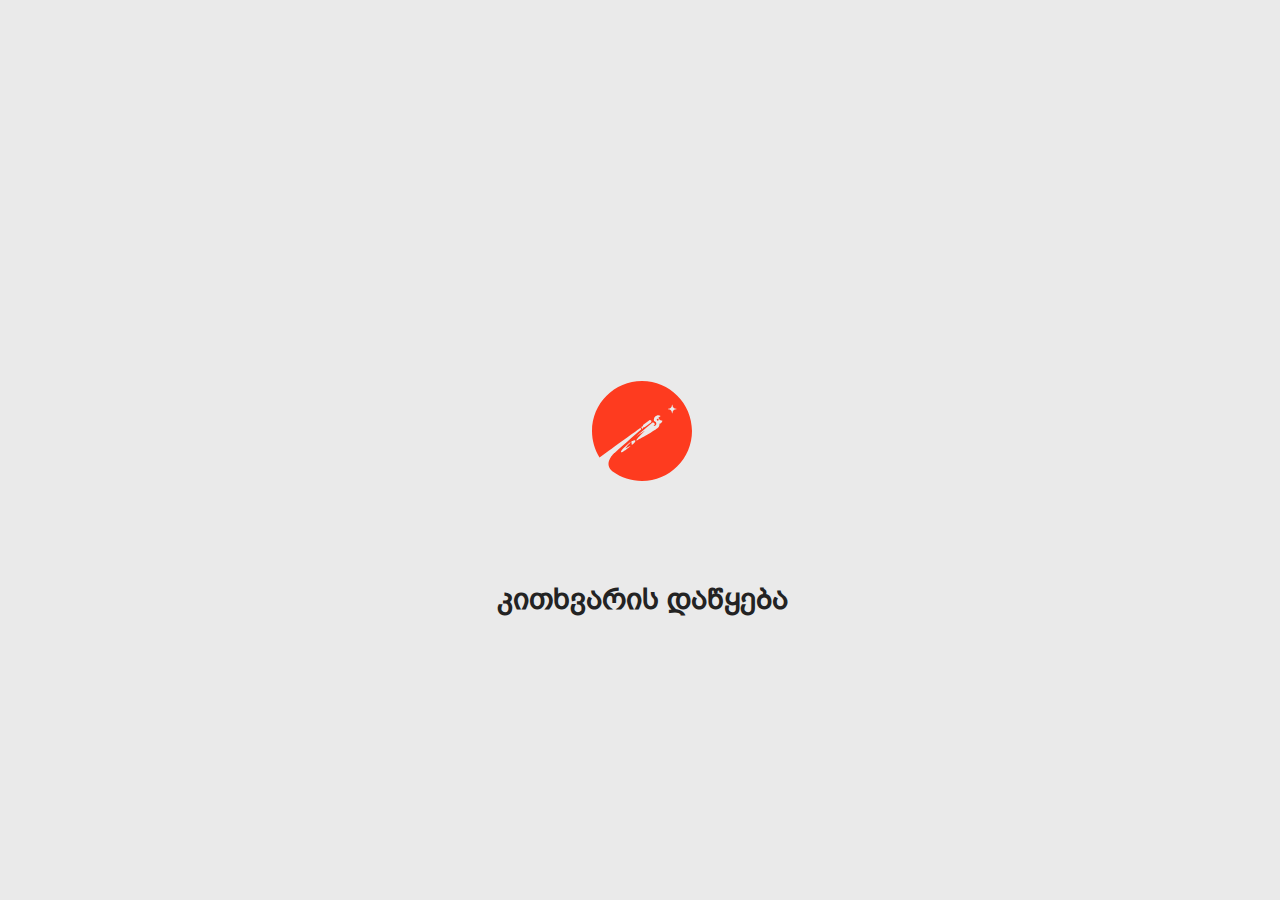
<file: index.html>
<!DOCTYPE html>
<html lang="en">
<head>
    <meta charset="UTF-8">
    <meta name="viewport" content="width=device-width, initial-scale=1.0">
    <title>Covid Questionnaire</title>
    <link rel="stylesheet" href="./index.css">
    <link rel="stylesheet" href="./common.css">
</head>
<body>
    <div class="container flexCenter">
        <img class="logo" src="./assets/img/logo.svg" alt="redberry logo">
        <a href="./assets/pages/identification/identification.html">კითხვარის დაწყება</a>
    </div>
</body>
</html>
</file>
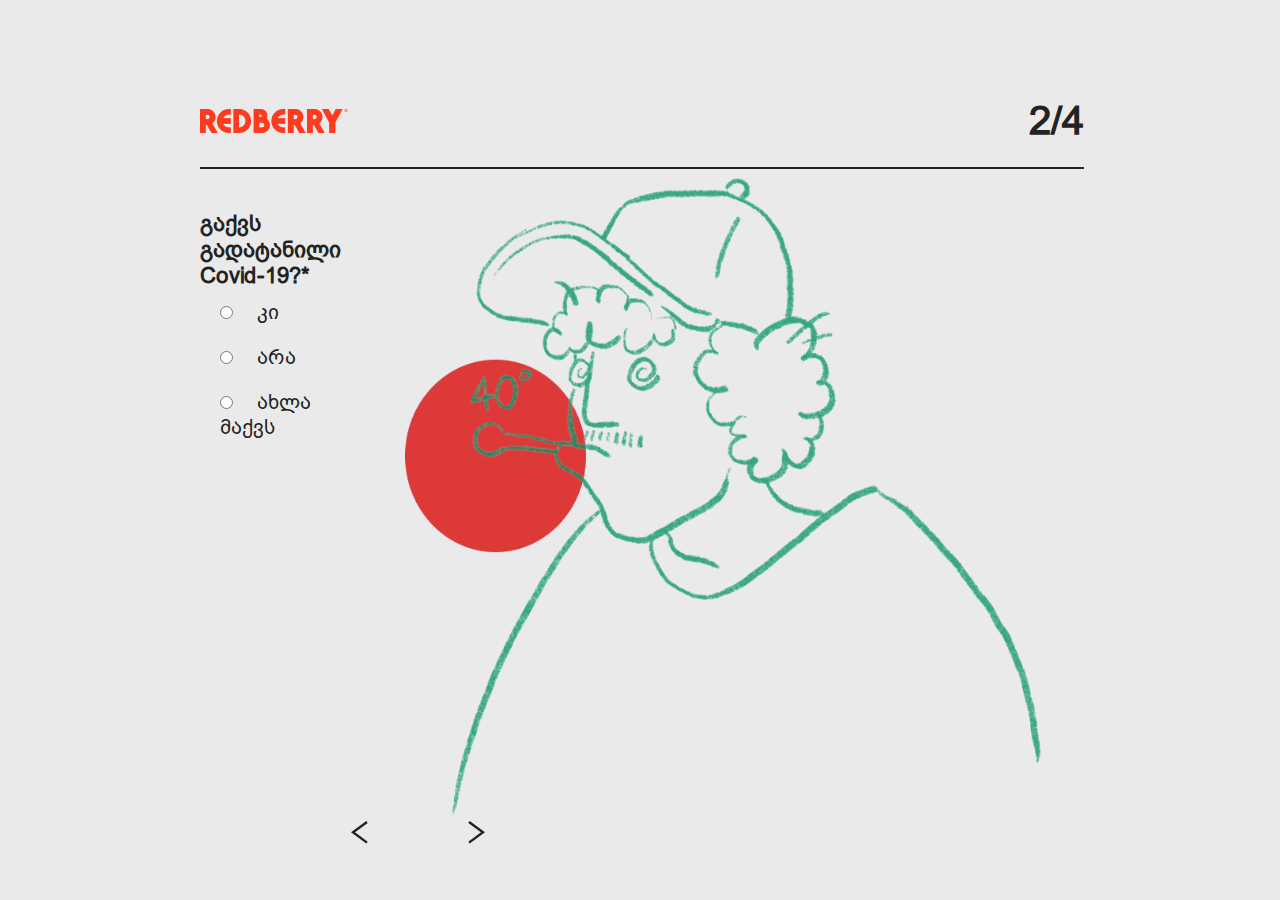
<file: assets/pages/covid/covid.html>
<!DOCTYPE html>
<html lang="en">
<head>
    <meta charset="UTF-8">
    <meta name="viewport" content="width=device-width, initial-scale=1.0">
    <title>Covid Questionnaire</title>
    <link rel="stylesheet" href="./covid.css">
    <link rel="stylesheet" href="../../../common.css">
</head>
<body>
    <div class="container">
                                        <!-- Header -->
        <header class="flex">
            <img src="../../img/company-txt.png" alt="redberry company-txt">
            <span class="page-num">2/4</span>
        </header>

        <div class="header-line"></div>
                                        <!-- Section -->
        <section class="flexBetween">
                                            <!-- Form -->
            <form>
                <div class="question1">
                    <h1>გაქვს გადატანილი Covid-19?*</h1>
                    <div class="options">

                        <div class="option1">
                            <input type="radio" name="covid-status" id="covid-yes">
                            <label for="covid-yes">კი</label>
                        </div>

                        <div class="option2">
                            <input type="radio" name="covid-status" id="covid-no">
                            <label for="covid-no">არა</label>
                        </div>

                        <div class="option3">
                            <input type="radio" name="covid-status" id="covid-now">
                            <label for="covid-now">ახლა მაქვს</label>
                        </div>
                    </div>
                </div>

                <div class="question2">
                    <h1>ანტისხეულების ტესტი გაქვს გაკეთებული?*</h1>
                    <div class="options">

                        <div class="option1">
                            <input type="radio" name="test-status" id="test-yes">
                            <label for="test-yes">კი</label>
                        </div>

                        <div class="option2">
                            <input type="radio" name="test-status" id="test-no">
                            <label for="test-no">არა</label>
                        </div>

                    </div>
                </div>

                <div class="question3">
                    <h1>თუ გახსოვს, გთხოვ მიუთითე ტესტის მიახლოებითი რიცხვი და ანტისხეულების რაოდენობა*</h1>
                    <div class="options">

                        <div class="txt-option">
                            <input type="text" name="date" id="input-date" placeholder="რიცხვი">
                            <input type="text" name="antiTest" id="input-anti-test" placeholder="ანტისხეულების რაოდენობა">
                        </div>
                    
                    </div>
                </div>

                <div class="question4">
                    <h1>მიუთითე მიახლოებითი პერიოდი (დღე/თვე/წელი) როდის გქონდა Covid-19*</h1>
                    <div class="options">

                        <div class="txt-option">
                            <input type="text" name="period" id="input-covid-period" placeholder="დდ/თთ/წწ">
                        </div>
                    
                    </div>
                </div>
            </form>
            <span class="error">შეავსეთ ყველა ველი</span>
            <div class="right-form">
                <img class="content-img" src="../../img/covid-img.png" alt="covid img">

                <div class="button-wrapper flexCenter">
                    <img onclick="onLeftPage()" class="arrow-left" src="../../img/arrow-left.svg" alt="arrow left svg">
                    <img onclick="onNextPage()" class="arrow-right" src="../../img/arrow-right.svg" alt="arrow right svg">
                </div>
            </div>
        </section>
    </div>


    <script src="./covid.js"></script>
</body>
</html>
</file>
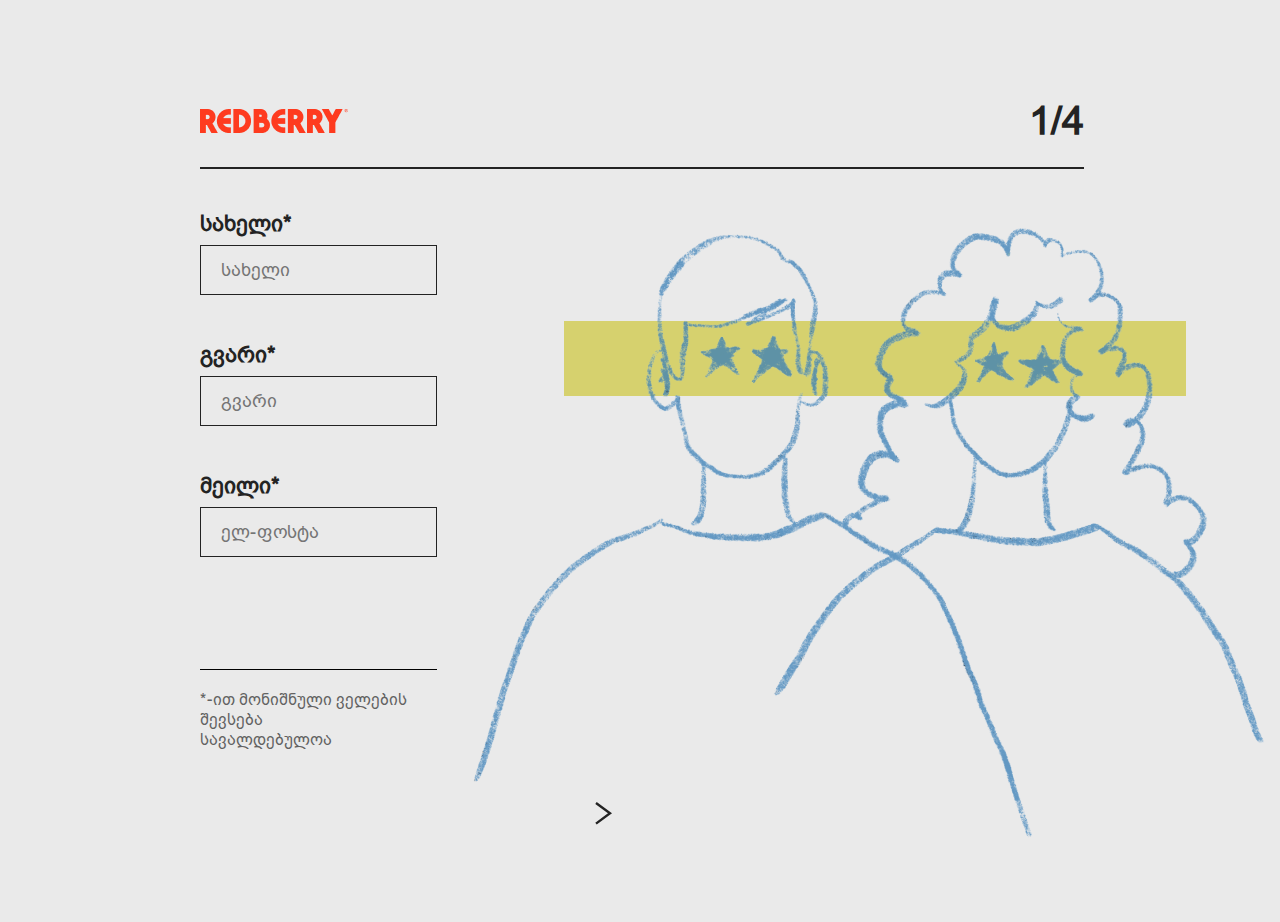
<file: assets/pages/identification/identification.html>
<!DOCTYPE html>
<html lang="en">
<head>
    <meta charset="UTF-8">
    <meta name="viewport" content="width=device-width, initial-scale=1.0">
    <title>Covid Questionnaire</title>
    <link rel="stylesheet" href="./identification.css">
    <link rel="stylesheet" href="../../../common.css">
</head>
<body>
    <div class="container">
                                        <!-- Header -->
        <header class="flex">
            <img src="../../img/company-txt.png" alt="redberrt txt">
            <span class="page-num">1/4</span>
        </header>

        <div class="header-line"></div>
                                        <!-- Section - Form-->
        <section class="flexBetween">
            <form>
                <div class="name-input flexColumn">
                    <label for="name-input">სახელი*</label>
                    <input type="text" id="name-input" name="name" placeholder="სახელი">

                    <div class="error-place">
                        <span class="error name-error"></span>
                    </div>
                </div>

                <div class="lastname-input flexColumn">
                    <label for="lastname-input">გვარი*</label>
                    <input type="text" id="lastname-input" name="lastname" placeholder="გვარი">

                    <div class="error-place">
                        <span class="error lastname-error"></span>
                    </div>
                </div>

                <div class="email-input flexColumn">
                    <label for="email-input">მეილი*</label>
                    <input type="email" id="email-input" name="email" placeholder="ელ-ფოსტა">

                    <div class="error-place">
                        <span class="error email-error"></span>
                    </div>
                </div>

                <div class="warning-line"></div>

                <span class="warning">*-ით მონიშნული ველების შევსება <br> სავალდებულოა</span>
            </form>

            <div class="right-form">
                <img class="content-img" src="../../img/identification-img.png" alt="identification img">

                <img onclick="onNextPage()" class="arrow-right" src="../../img/arrow-right.svg" alt="arrow right svg">
            </div>

        </section>
    </div>

    <script src="./identification.js"></script>
</body>
</html>
</file>
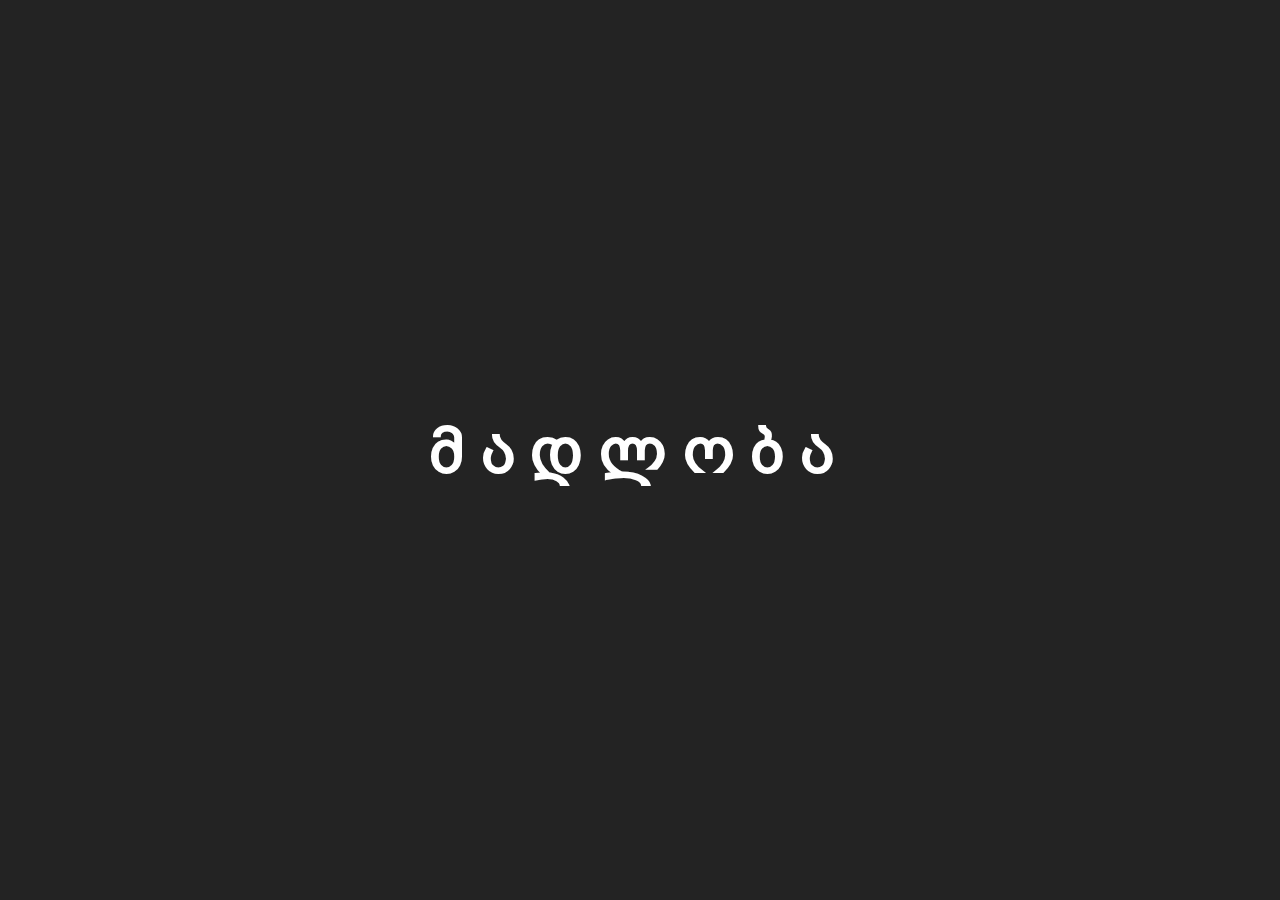
<file: assets/pages/thanks/thanks.html>
<!DOCTYPE html>
<html lang="en">
<head>
    <meta charset="UTF-8">
    <meta name="viewport" content="width=device-width, initial-scale=1.0">
    <title>Covid Questionnaire</title>
    <link rel="stylesheet" href="./thanks.css">
</head>
<body>
    <h1>მადლობა</h1>

    <script src="./thanks.js"></script>
</body>
</html>
</file>
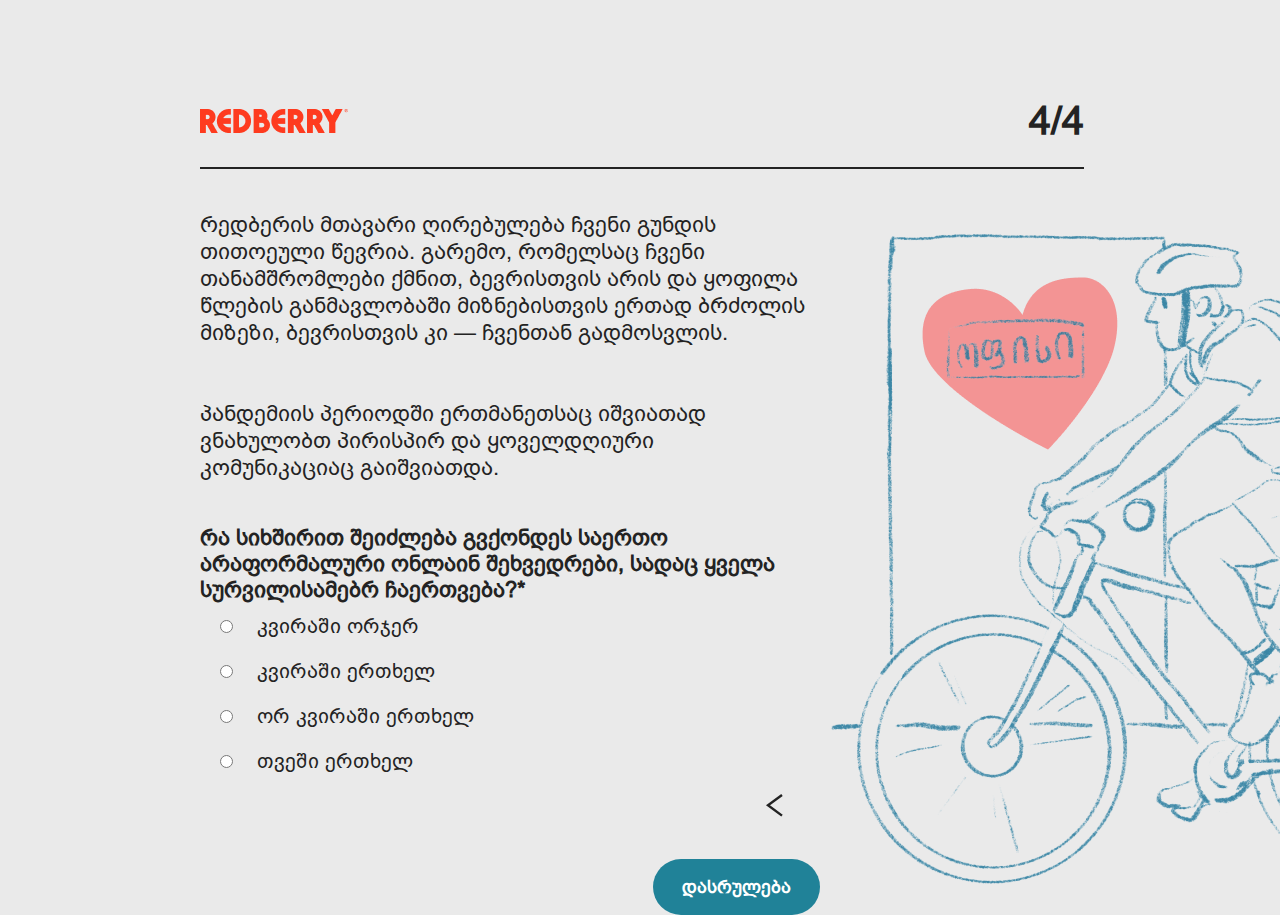
<file: assets/pages/tips/tips.html>
<!DOCTYPE html>
<html lang="en">
<head>
    <meta charset="UTF-8">
    <meta name="viewport" content="width=device-width, initial-scale=1.0">
    <title>Covid Questionnaire</title>
    <link rel="stylesheet" href="./tips.css">
    <link rel="stylesheet" href="../../../common.css">
</head>
<body>
    <div class="container">
                                        <!-- Header -->
        <header class="flex">
            <img src="../../img/company-txt.png" alt="company txt">
            <span class="page-num">4/4</span>
        </header>

        <div class="header-line"></div>
                                        <!-- Section -->
        <section class="flexBetween">
                                        <!-- Form -->
            <div class="left-side">

            
                <aside>

                                        
                    <form>
                        <p>რედბერის მთავარი ღირებულება ჩვენი გუნდის თითოეული წევრია. გარემო, რომელსაც ჩვენი
                            თანამშრომლები ქმნით, ბევრისთვის არის და ყოფილა წლების განმავლობაში მიზნებისთვის ერთად ბრძოლის მიზეზი, ბევრისთვის კი — ჩვენთან გადმოსვლის. 
                            <br><br><br>
                            პანდემიის პერიოდში ერთმანეთსაც იშვიათად ვნახულობთ პირისპირ და ყოველდღიური კომუნიკაციაც გაიშვიათდა.</p>


                        <div class="tips-question1">
                            <h1>რა სიხშირით შეიძლება გვქონდეს საერთო არაფორმალური ონლაინ შეხვედრები, სადაც ყველა სურვილისამებრ ჩაერთვება?*</h1>
                            <div class="options">

                                <div class="option1">
                                    <input type="radio" name="tips1" id="twiceA-week">
                                    <label for="twiceA-week">კვირაში ორჯერ</label>
                                </div>

                                <div class="option2">
                                    <input type="radio" name="tips1" id="onceA-week">
                                    <label for="onceA-week">კვირაში ერთხელ</label>
                                </div>

                                <div class="option3">
                                    <input type="radio" name="tips1" id="fortnightly">
                                    <label for="fortnightly">ორ კვირაში ერთხელ</label>
                                </div>

                                <div class="option4">
                                    <input type="radio" name="tips1" id="onceA-month">
                                    <label for="onceA-month">თვეში ერთხელ</label>
                                </div>

                            </div>
                        </div>   


                        <div class="tips-question2">
                            <h1>კვირაში რამდენი დღე ისურვებდი ოფისიდან მუშაობას?*</h1>
                            <div class="options">

                                <div class="option1">
                                    <input type="radio" name="tips2" id="day0">
                                    <label for="day0">0</label>
                                </div>

                                <div class="option2">
                                    <input type="radio" name="tips2" id="day1">
                                    <label for="day1">1</label>
                                </div>

                                <div class="option3">
                                    <input type="radio" name="tips2" id="day2">
                                    <label for="day2">2</label>
                                </div>

                                <div class="option4">
                                    <input type="radio" name="tips2" id="day3">
                                    <label for="day3">3</label>
                                </div>

                                <div class="option5">
                                    <input type="radio" name="tips2" id="day4">
                                    <label for="day4">4</label>
                                </div>

                                <div class="option6">
                                    <input type="radio" name="tips2" id="day5">
                                    <label for="day5">5</label>
                                </div>

                            </div>

                        </div>


                        <h1>რას ფიქრობ ფიზიკურ შეკრებებზე?</h1>
                        <textarea></textarea>

                        <h1>რას ფიქრობ არსებულ გარემოზე: <br>
                            რა მოგწონს, რას დაამატებდი, რას შეცვლიდი?</h1>
                        <textarea></textarea>
                    </form>
                </aside>

                <aside>
                    <button onclick="onNextPage()" id="finish">დასრულება</button>
                </aside>

            </div>

            <div class="right-form">
                <img class="content-img" src="../../img/tips-img.png" alt="tips img">
                <img onclick="onLeftPage()" class="arrow-left" src="../../img/arrow-left.svg" alt="arrow left svg">
            </div>

        </section>

    </div>

    <script src="./tips.js"></script>
</body>
</html>
</file>
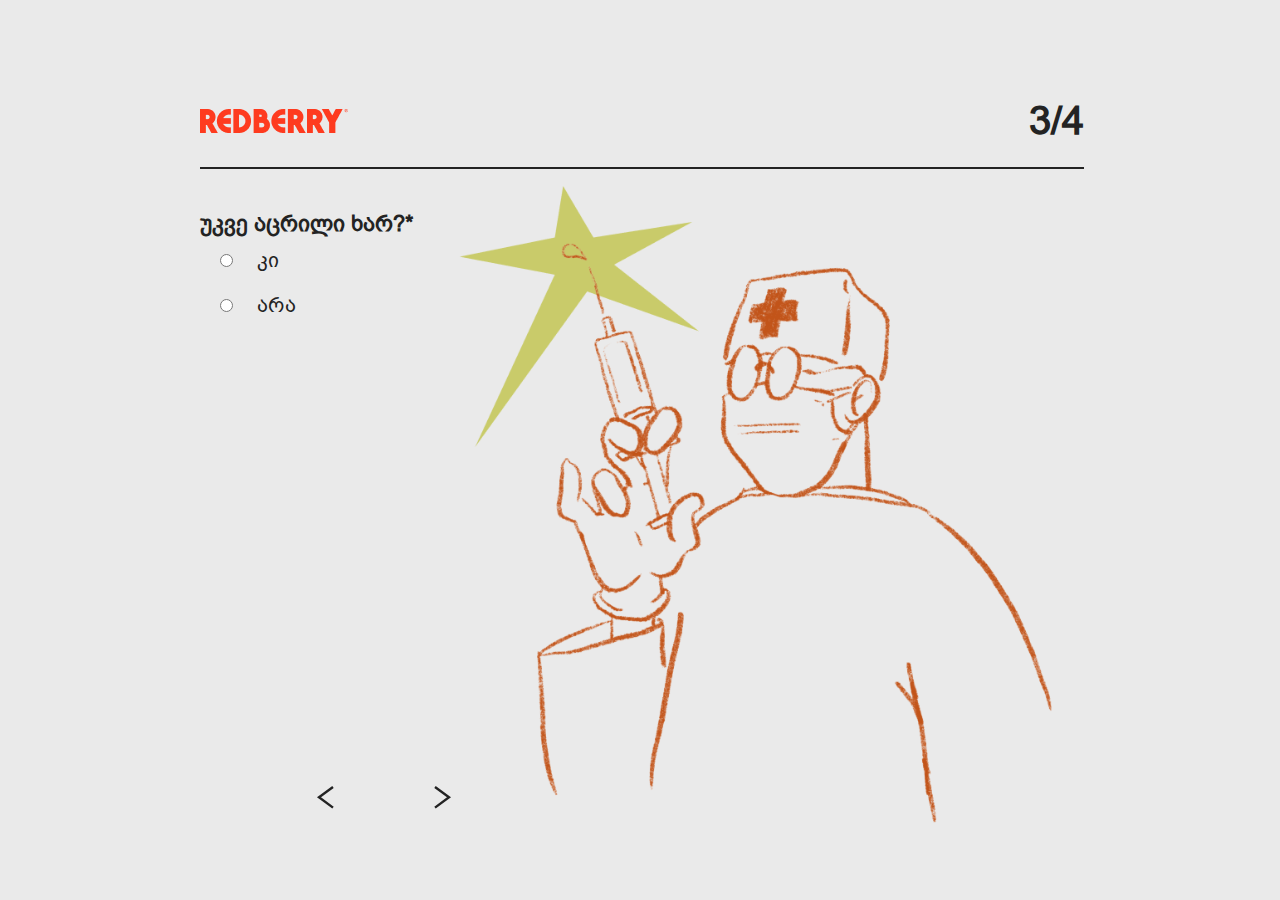
<file: assets/pages/vaccine/vaccine.html>
<!DOCTYPE html>
<html lang="en">
<head>
    <meta charset="UTF-8">
    <meta name="viewport" content="width=device-width, initial-scale=1.0">
    <title>Covid Questionnaire</title>
    <link rel="stylesheet" href="./vaccine.css">
    <link rel="stylesheet" href="../../../common.css">
</head>
<body>
    <div class="container">
                                        <!-- Header -->
        <header class="flex">
            <img src="../../img/company-txt.png" alt="company-txt">
            <span class="page-num">3/4</span>
        </header>

        <div class="header-line"></div>
                                        <!-- Section -->
        <section class="flexBetween">
                                        <!-- Form -->
            <form>
                <div class="question1">
                    <h1>უკვე აცრილი ხარ?*</h1>
                    <div class="options">

                        <div class="option1">
                            <input type="radio" name="vaccine-status" id="vaccine-yes">
                            <label for="vaccine-yes">კი</label>
                        </div>

                        <div class="option2">
                            <input type="radio" name="vaccine-status" id="vaccine-no">
                            <label for="vaccine-no">არა</label>
                        </div>
                    </div>
                </div>

                <div class="question2">
                    <h1>აირჩიე რა ეტაპზე ხარ*</h1>
                    <div class="options">

                        <div class="option1">
                            <input type="radio" name="step" id="step1">
                            <label for="step1">პირველი დოზა და დარეგისტრირებული ვარ მეორეზე</label>
                        </div>

                        <div class="option2">
                            <input type="radio" name="step" id="step2">
                            <label for="step2">სრულად აცრილი ვარ</label>
                        </div>

                        <div class="option3">
                            <input type="radio" name="step" id="step3">
                            <label for="step3">პირველი დოზა და არ დავრეგისტრირებულვარ მეორეზე</label>
                        </div>

                        <span class="vaccine2-registration">რომ არ გადადო, 
                            ბარემ ახლავე დარეგისტრირდი
                            <a href="#">https://booking.moh.gov.ge/</a></span>
                    </div>
                </div>

                <div class="question3">
                    <h1>რას ელოდები?*</h1>
                    <div class="options">

                        <div class="option1">
                            <input type="radio" name="wait" id="wait1">
                            <label for="wait1">დარეგისტრირებული ვარ და ველოდები რიცხვს</label>
                        </div>

                        <div class="option2">
                            <input type="radio" name="wait" id="wait2">
                            <label for="wait2">არ ვგეგმავ</label>
                        </div>

                        <div class="option3">
                            <input type="radio" name="wait" id="wait3">
                            <label for="wait3">გადატანილი მაქვს და ვგეგმავ აცრას</label>
                        </div>
                        
                        <span class="dont-plan-vaccine"><a href="#">👉 https://booking.moh.gov.ge/</a></span>

                        <span class="dont-plan-vaccine2">ახალი პროტოკოლით კოვიდის გადატანიდან 1 თვის შემდეგ შეგიძლიათ ვაქცინის გაკეთება.  
                            <br><br>
                           <a href="">👉 რეგისტრაციის ბმული
                            https://booking.moh.gov.ge/</a></span>
                    </div>
                </div>

            </form>


            <div class="right-form">
                <img class="content-img" src="../../img/vaccine-img.png" alt="vaccine img">

                <div class="button-wrapper flexCenter">
                    <img onclick="onLeftPage()" class="arrow-left" src="../../img/arrow-left.svg" alt="arrow left svg">
                    <img onclick="onNextPage()" class="arrow-right" src="../../img/arrow-right.svg" alt="arrow right svg">
                </div>
            </div>

        </section>
    </div>


    <script src="./vaccine.js"></script>
</body>
</html>
</file>
<file: index.css>
.container {
    width: 100%;
    height: 100%;
    flex-direction: column;
}

.logo { margin-bottom: 100px; }

.container a {
    width: 300px;
    font-size: 30px;
    text-align: center;
    color: var(--black23);
}
</file>
<file: common.css>
@font-face {
    font-family: "BPG Arial";
    src: url(./assets/font/bpg_arial_2009.ttf) format("opentype");
}

* {
    font-family: "BPG Arial";
    margin: 0;
    padding: 0;
    box-sizing: border-box;
    font-weight: 700;
}

/* Colors */

:root {
    --white: #FFFFFF;
    --bgColor: #EAEAEA;
    --black23: #232323;
    --black: #000000;
    --errorColor: #F15524;
    --gray62: #626262;
    --linkColor: #1289AE;
    --btnBg: #208298;
}

/* Colors */


/* General Classes */

.flex { display: flex; }

.flexCenter {
    display: flex;
    justify-content: center;
    align-items: center;
}

.flexColumn {
    display: flex;
    flex-direction: column;
}

.flexBetween {
    display: flex;
    justify-content: space-between;
}

a { text-decoration: none; }

/* General Classes */





body {
    width: 100vw;
    height: 100vh;
    background-color: var(--bgColor);
}

.page-num {
    font-size: 40px;
    color: var(--black23);
}

header {
    align-items: center;
    justify-content: space-between;
}

.header-line {
    width: 100%;
    height: 1.8px;
    background-color: var(--black23);
    margin-top: 23px;
    margin-bottom: 42px;
}

.container {
    width: 100%;
    height: 100%;
    padding: 97px 196px 0 200px;
}

.right-form {
    display: flex;
    flex-direction: column;
    align-items: center;
}

form h1 {
    font-size: 22px;
    color: var(--black23);
    margin-bottom: 11px;
}

.options {
    display: flex;
    flex-direction: column;
    margin-left: 20px;
    margin-bottom: 48px;
    gap: 20px;
}

.arrow-left,
.arrow-right { cursor: pointer; }
</file>
<file: assets/pages/covid/covid.css>
form { width: 596px; }

label {
    margin-left: 20px;
    font-size: 20px;
    font-weight: 400;
    color: var(--black23);
}

.question2,
.question3,
.question4 {
    display: none;
}

.txt-option input {
    width: 512px;
    height: 50px;
    padding: 10px 20px;
    font-size: 18px;
    font-weight: 400;
    color: var(--black23);
    outline: none;
    border: 0.8px solid var(--black23);
    background: transparent;
}

.txt-option {
    margin-top: 18px;
    display: flex;
    flex-direction: column;
    gap: 25px;
}

.content-img {
    width: 750px;
    height: 750px;
    margin-top: -70px;
}

.button-wrapper {
    gap: 100px;
    margin-top: -70px;
    margin-left: -596px;
}

.error {
    color: var(--errorColor);
    display: none;
}
</file>
<file: assets/pages/identification/identification.css>
form { width: 513px; }

form label {
    font-size: 22px;
    color: var(--black23);
}

form .error {
    margin-left: 19px;
    color: var(--errorColor);
}

.error-place { height: 19px; }

#name-input,
#lastname-input,
#email-input {
    margin-top: 8px;
    margin-bottom: 6px;
    width: 100%;
    height: 50px;
    padding: 10px 20px;
    outline: none;
    background: transparent;
    border: 0.8px solid var(--black23);
    font-size: 18px;
    font-weight: 400;
    color: var(--black23);
}

.name-input,
.lastname-input { margin-bottom: 22px; }

.email-input { margin-bottom: 87px; }

.warning-line {
    width: 237px;
    height: 0.8px;
    margin-bottom: 20px;
    background: var(--black);
}

.warning {
    width: 350px;
    font-size: 16px;
    font-weight: 400;
    color: var(--gray62);
}

.content-img { margin-top: -120px; }


.arrow-right {
    margin-top: -120px;
    margin-left: -570px;
}
</file>
<file: assets/pages/thanks/thanks.css>
@font-face {
    font-family: "BPG Arial";
    src: url(../../font/bpg_arial_2009.ttf) format("opentype");
}

* {
    font-family: "BPG Arial";
    margin: 0;
    padding: 0;
    box-sizing: border-box;
    font-weight: 700;
}

body {
    background-color: #232323;
    display: flex;
    justify-content: center;
    align-items: center;
    width: 100vw;
    height: 100vh;
}

h1 {
    color: #FFFFFF;
    font-size: 64px;
    letter-spacing: 15.36px;
}
</file>
<file: assets/pages/tips/tips.css>
form { 
    width: 622px; 
    overflow: scroll;
    height: 600px;
}

form p { 
    width: 606px; 
    font-size: 22px;
    font-weight: 400;
    line-height: 27px;
    color: var(--black23);
    margin-bottom: 44px;
}

form h1 { margin-bottom: 20px; }

label {
    margin-left: 20px;
    font-size: 20px;
    font-weight: 400;
    color: var(--black23);
}

form textarea {
    width: 100%;
    height: 184px;
    outline: none;
    padding: 24px;
    background: transparent;
    border: 0.8px solid var(--black23);
    resize: none;
    margin-bottom: 48px;
}

#finish {
    padding: 17px 29px;
    cursor: pointer;
    color: var(--white);
    font-size: 18px;
    background: var(--btnBg);
    border-radius: 42px;
    border: none;
    margin-top: 48px;
    margin-left: 452.75px;
}

.arrow-left {
    margin-top: -120px;
    margin-left: -800px;
}
</file>
<file: assets/pages/vaccine/vaccine.css>
form { width: 642px; }

label {
    margin-left: 20px;
    font-size: 20px;
    font-weight: 400;
    color: var(--black23);
}

.question2,
.question3 {
    display: none;
}

.vaccine2-registration,
.dont-plan-vaccine,
.dont-plan-vaccine2 {
    width: 337px;
    margin-left: 40px;
    font-size: 20px;
    font-weight: 400;
    color: var(--black23);
    display: none;
}

.dont-plan-vaccine2 { width: 491px; }

.vaccine2-registration a,
.dont-plan-vaccine a,
.dont-plan-vaccine2 a {
    color: var(--linkColor);
}

.content-img {
    width: 650px;
    height: 650px;
    margin-top: -25px;
}

.button-wrapper {
    gap: 100px;
    margin-top: -50px;
    margin-left: -750px;
}
</file>
